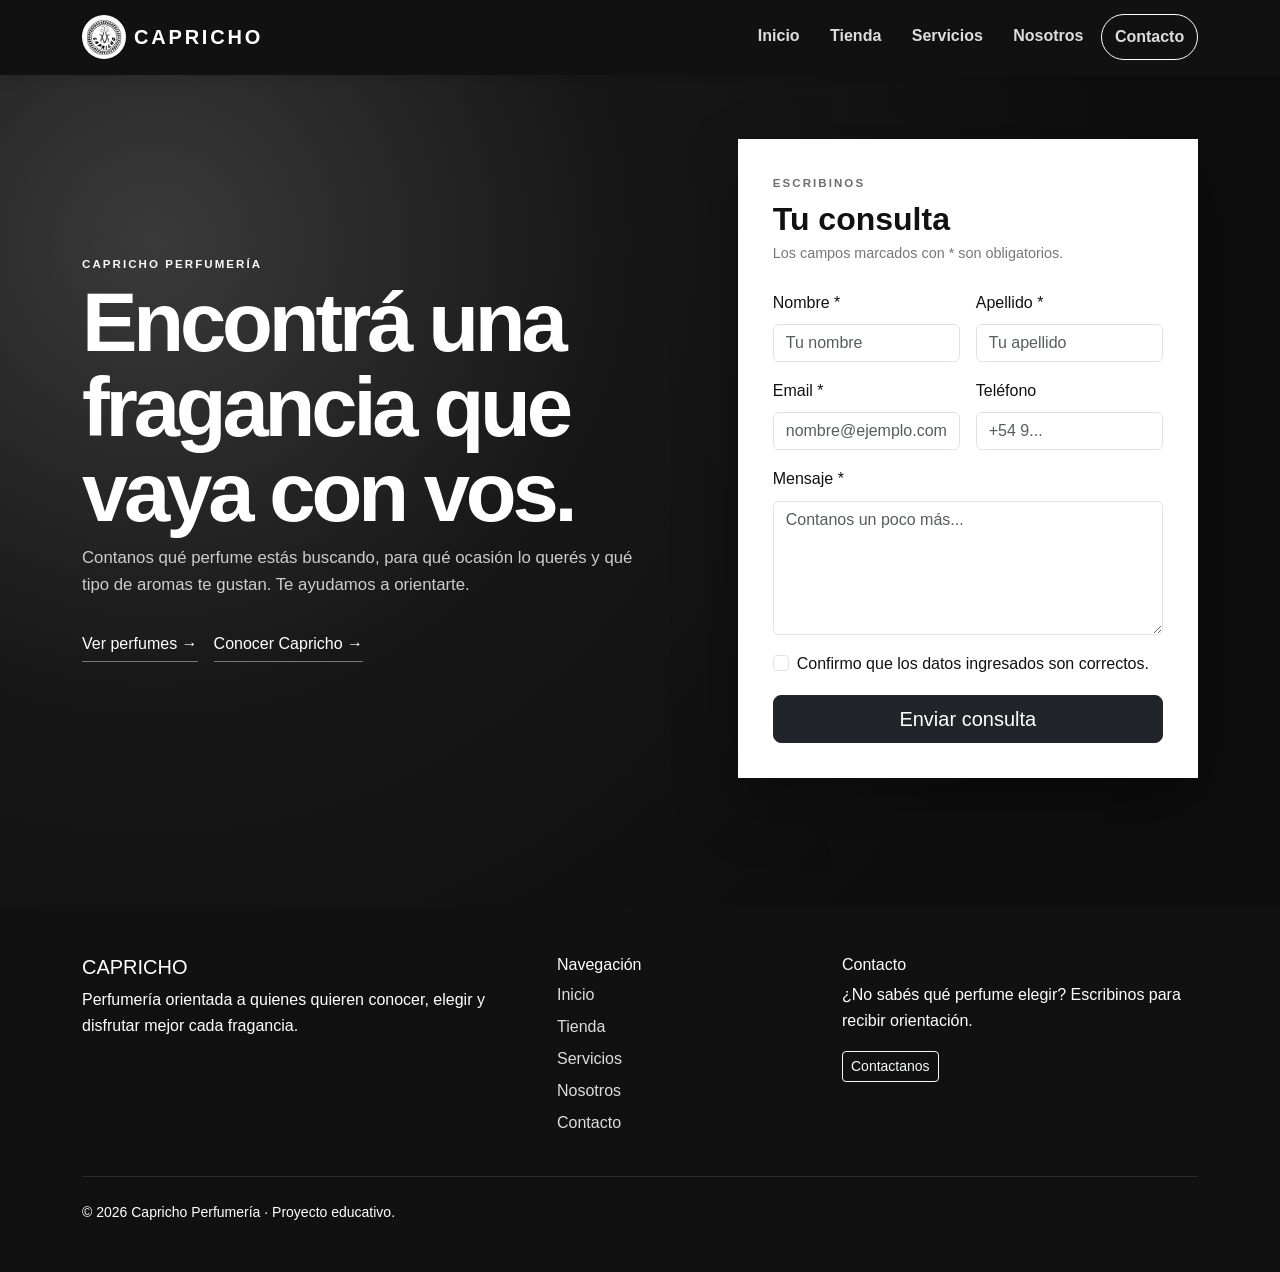
<file: contacto.html>
<!DOCTYPE html>
<html lang="es">
<head>
<title>Contacto | Capricho Perfumería</title>
<meta charset="UTF-8">
<meta name="viewport" content="width=device-width, initial-scale=1.0">
<meta name="description" content="Contactá a Capricho Perfumería para consultar sobre perfumes, recomendaciones y disponibilidad.">
<meta name="keywords" content="Capricho, contacto, perfumería, perfumes, fragancias">
<meta name="robots" content="index, follow">
<meta property="og:title" content="Contacto | Capricho Perfumería">
<meta property="og:description" content="Contactá a Capricho Perfumería para realizar tu consulta.">
<meta property="og:type" content="website">
<meta property="og:image" content="assets/logo.png">
<link rel="stylesheet" href="https://cdn.jsdelivr.net/npm/bootstrap@5.3.3/dist/css/bootstrap.min.css">
<link rel="stylesheet" href="css/styles.css">
<link rel="shortcut icon" href="./assets/logo.png" type="image/x-icon">
</head>
<body>

<header>
  <nav class="navbar navbar-expand-lg cap-navbar" aria-label="Navegación principal">
    <div class="container">
      <a class="navbar-brand d-flex align-items-center gap-2" href="index.html">
        <img src="assets/logo.png" alt="Logo principal de Capricho Perfumería" class="brand-logo">
        <span>CAPRICHO</span>
      </a>
      <button class="navbar-toggler custom-toggler" type="button" aria-label="Menú de navegación">
        <span class="navbar-toggler-icon"></span>
      </button>
      <div class="navbar-collapse">
        <ul class="navbar-nav ms-auto">
          <li class="nav-item"><a class="nav-link" href="index.html">Inicio</a></li>
          <li class="nav-item"><a class="nav-link" href="tienda.html">Tienda</a></li>
          <li class="nav-item"><a class="nav-link" href="servicios.html">Servicios</a></li>
          <li class="nav-item"><a class="nav-link" href="nosotros.html">Nosotros</a></li>
          <li class="nav-item"><a class="nav-link nav-contacto" href="contacto.html">Contacto</a></li>
        </ul>
      </div>
    </div>
  </nav>
</header>

<main class="contact-page">
  <section class="contact-hero">
    <div class="container">
      <div class="contact-intro">
        <p class="eyebrow text-light">CAPRICHO PERFUMERÍA</p>
        <h1>Encontrá una fragancia que vaya con vos.</h1>
        <p>Contanos qué perfume estás buscando, para qué ocasión lo querés y qué tipo de aromas te gustan. Te ayudamos a orientarte.</p>
        <div class="contact-mini-links">
          <a href="tienda.html">Ver perfumes →</a>
          <a href="nosotros.html">Conocer Capricho →</a>
        </div>
      </div>
      <div class="contact-form-wrap">
        <p class="eyebrow">ESCRIBINOS</p>
        <h2>Tu consulta</h2>
        <p class="form-subtitle">Los campos marcados con * son obligatorios.</p>
        <form action="#" method="post">
          <div class="row g-3">
            <div class="col-md-6">
              <label for="nombre" class="form-label">Nombre *</label>
              <input id="nombre" name="nombre" type="text" class="form-control" placeholder="Tu nombre" required>
            </div>
            <div class="col-md-6">
              <label for="apellido" class="form-label">Apellido *</label>
              <input id="apellido" name="apellido" type="text" class="form-control" placeholder="Tu apellido" required>
            </div>
            <div class="col-md-6">
              <label for="email" class="form-label">Email *</label>
              <input id="email" name="email" type="email" class="form-control" placeholder="nombre@ejemplo.com" required>
            </div>
            <div class="col-md-6">
              <label for="telefono" class="form-label">Teléfono</label>
              <input id="telefono" name="telefono" type="tel" class="form-control" placeholder="+54 9...">
            </div>
            <div class="col-12">
              <label for="mensaje" class="form-label">Mensaje *</label>
              <textarea id="mensaje" name="mensaje" class="form-control" rows="5" placeholder="Contanos un poco más..." required></textarea>
            </div>
            <div class="col-12">
              <div class="form-check">
                <input id="acepto" name="acepto" type="checkbox" class="form-check-input" required>
                <label for="acepto" class="form-check-label">Confirmo que los datos ingresados son correctos.</label>
              </div>
            </div>
            <div class="col-12">
              <button class="btn btn-dark btn-lg w-100" type="submit">Enviar consulta</button>
            </div>
          </div>
        </form>
      </div>
    </div>
  </section>
</main>

<footer class="site-footer">
  <div class="container py-5">
    <div class="row g-4">
      <div class="col-md-5">
        <h2 class="h5">CAPRICHO</h2>
        <p>Perfumería orientada a quienes quieren conocer, elegir y disfrutar mejor cada fragancia.</p>
      </div>
      <div class="col-md-3">
        <h2 class="h6">Navegación</h2>
        <ul class="list-unstyled footer-links">
          <li><a href="index.html">Inicio</a></li>
          <li><a href="tienda.html">Tienda</a></li>
          <li><a href="servicios.html">Servicios</a></li>
          <li><a href="nosotros.html">Nosotros</a></li>
          <li><a href="contacto.html">Contacto</a></li>
        </ul>
      </div>
      <div class="col-md-4">
        <h2 class="h6">Contacto</h2>
        <p>¿No sabés qué perfume elegir? Escribinos para recibir orientación.</p>
        <a href="contacto.html" class="btn btn-outline-light btn-sm">Contactanos</a>
      </div>
    </div>
    <hr class="border-secondary my-4">
    <p class="small mb-0">© 2026 Capricho Perfumería · Proyecto educativo.</p>
  </div>
</footer>

</body>
</html>
</file>
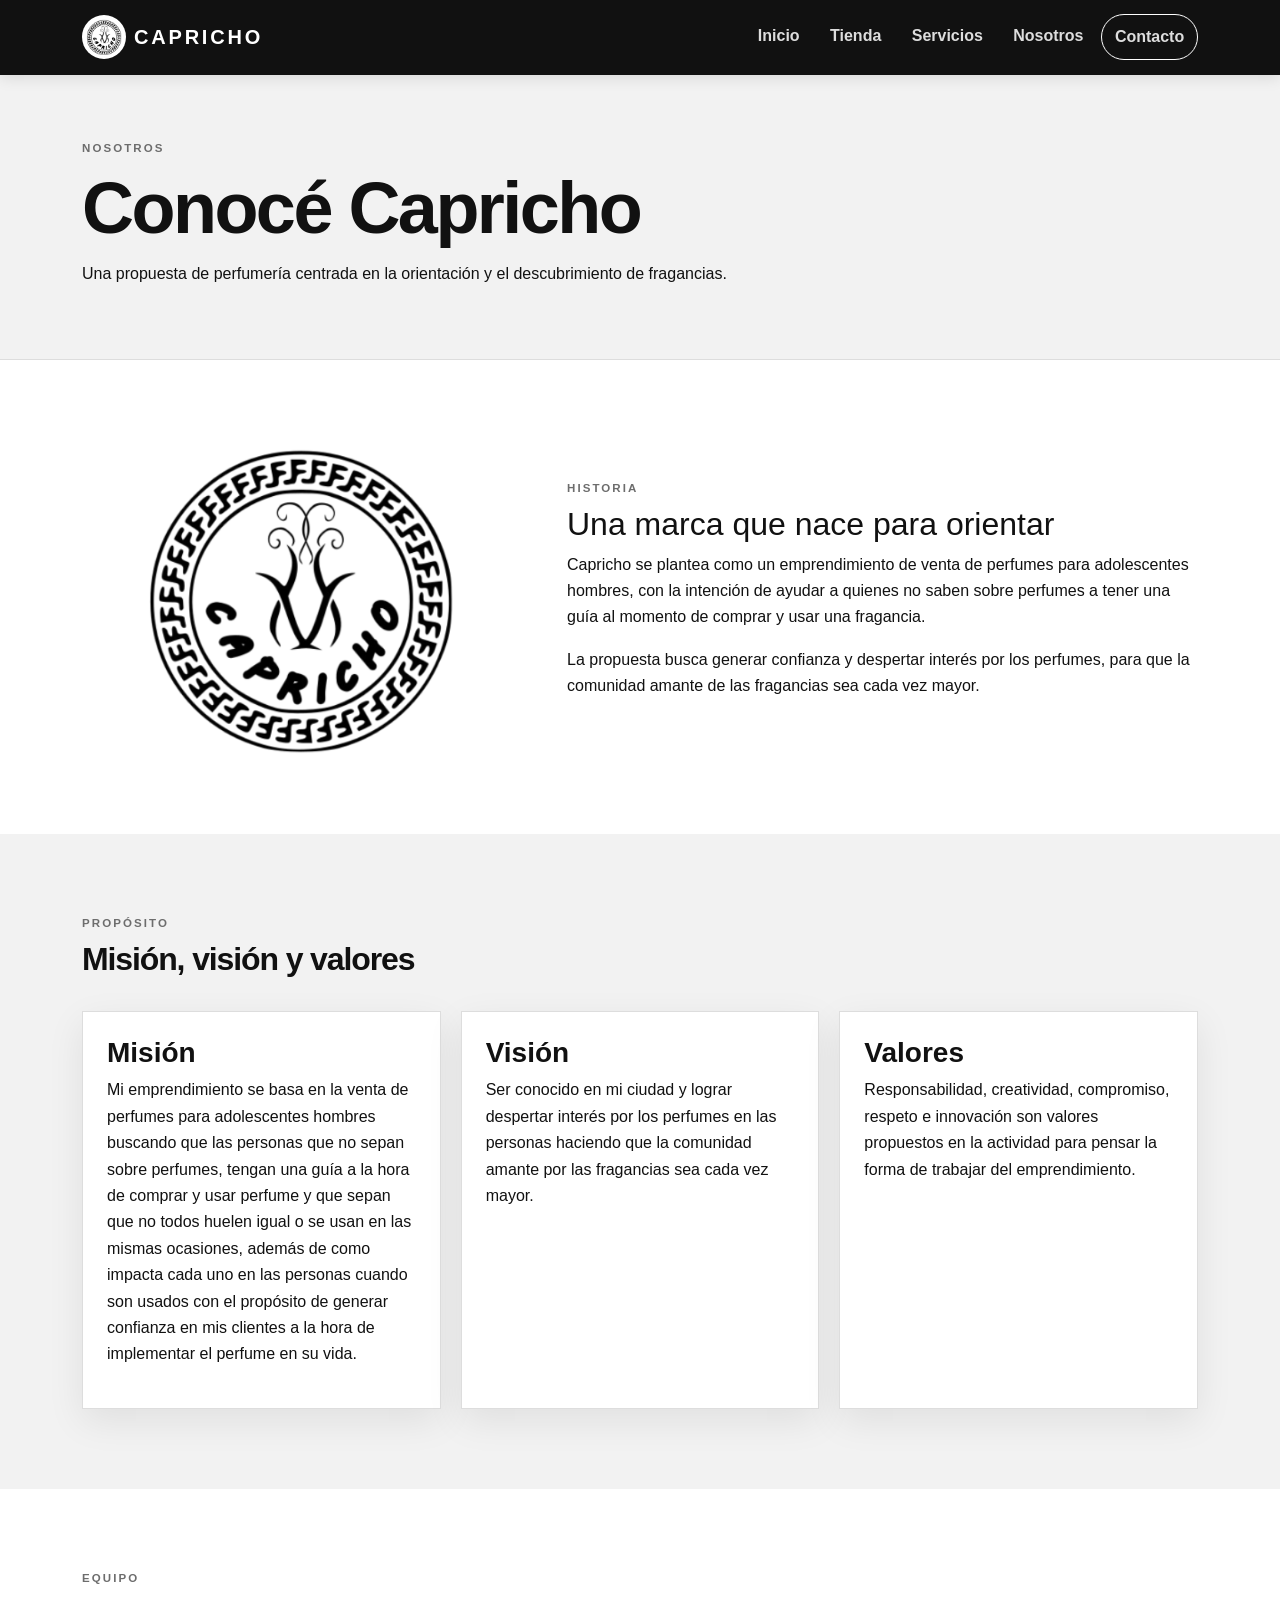
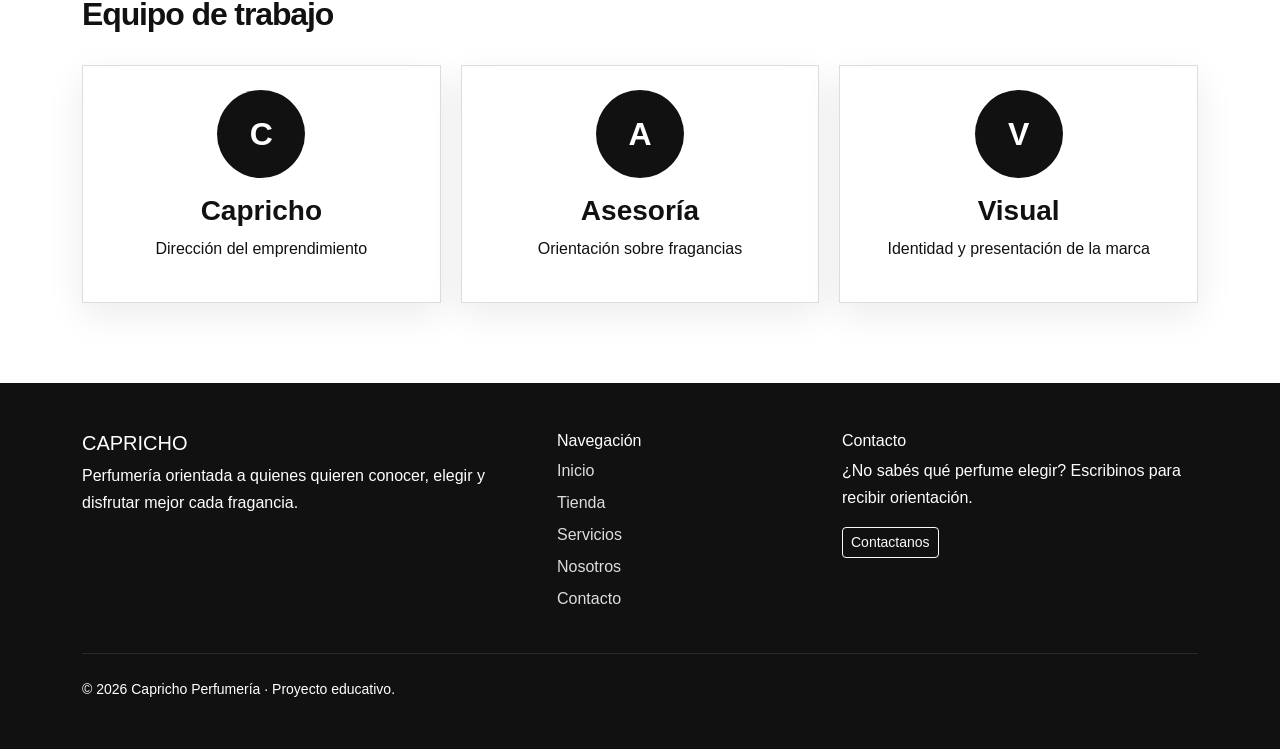
<file: nosotros.html>
<!DOCTYPE html>
<html lang="es">
<head>
<title>Nosotros | Capricho Perfumería</title>

<meta charset="UTF-8">
<meta name="viewport" content="width=device-width, initial-scale=1.0">
<meta name="description" content="Conocé la misión, visión y valores de Capricho Perfumería.">
<meta name="keywords" content="Capricho, perfumería, perfumes, fragancias, decants">
<meta name="robots" content="index, follow">
<meta property="og:title" content="Nosotros | Capricho Perfumería">
<meta property="og:description" content="Conocé la misión, visión y valores de Capricho Perfumería.">
<meta property="og:type" content="website">
<meta property="og:image" content="assets/logo.png">
<link rel="stylesheet" href="https://cdn.jsdelivr.net/npm/bootstrap@5.3.3/dist/css/bootstrap.min.css">
<link rel="stylesheet" href="css/styles.css">
<link rel="shortcut icon" href="./assets/logo.png" type="image/x-icon">
</head>
<body>

<header>
  <nav class="navbar navbar-expand-lg cap-navbar" aria-label="Navegación principal">
    <div class="container">
      <a class="navbar-brand d-flex align-items-center gap-2" href="index.html">
        <img src="assets/logo.png" alt="Logo principal de Capricho Perfumería" class="brand-logo">
        <span>CAPRICHO</span>
      </a>
      <button class="navbar-toggler custom-toggler" type="button" aria-label="Menú de navegación">
        <span class="navbar-toggler-icon"></span>
      </button>
      <div class="navbar-collapse">
        <ul class="navbar-nav ms-auto">
          <li class="nav-item"><a class="nav-link" href="index.html">Inicio</a></li>
          <li class="nav-item"><a class="nav-link" href="tienda.html">Tienda</a></li>
          <li class="nav-item"><a class="nav-link" href="servicios.html">Servicios</a></li>
          <li class="nav-item"><a class="nav-link" href="nosotros.html">Nosotros</a></li>
          <li class="nav-item"><a class="nav-link nav-contacto" href="contacto.html">Contacto</a></li>
        </ul>
      </div>
    </div>
  </nav>
</header>

<main>
<section class="page-header"><div class="container"><p class="eyebrow">NOSOTROS</p><h1>Conocé Capricho</h1><p>Una propuesta de perfumería centrada en la orientación y el descubrimiento de fragancias.</p></div></section>

<section class="section-space">
<div class="container">
<div class="row g-5 align-items-center">
<div class="col-lg-5"><img src="assets/logo.png" alt="Logo principal de Capricho Perfumería" class="about-logo"></div>
<div class="col-lg-7"><p class="eyebrow">HISTORIA</p><h2>Una marca que nace para orientar</h2><p>Capricho se plantea como un emprendimiento de venta de perfumes para adolescentes hombres, con la intención de ayudar a quienes no saben sobre perfumes a tener una guía al momento de comprar y usar una fragancia.</p><p>La propuesta busca generar confianza y despertar interés por los perfumes, para que la comunidad amante de las fragancias sea cada vez mayor.</p></div>
</div>
</div>
</section>

<section class="section-soft section-space">
<div class="container">
<div class="section-heading"><p class="eyebrow">PROPÓSITO</p><h2>Misión, visión y valores</h2></div>
<div class="mission-grid">
<article class="info-card"><h3>Misión</h3><p>Mi emprendimiento se basa en la venta de perfumes para adolescentes hombres buscando que las personas que no sepan sobre perfumes, tengan una guía a la hora de comprar y usar perfume y que sepan que no todos huelen igual o se usan en las mismas ocasiones, además de como impacta cada uno en las personas cuando son usados con el propósito de generar confianza en mis clientes a la hora de implementar el perfume en su vida.</p></article>
<article class="info-card"><h3>Visión</h3><p>Ser conocido en mi ciudad y lograr despertar interés por los perfumes en las personas haciendo que la comunidad amante por las fragancias sea cada vez mayor.</p></article>
<article class="info-card"><h3>Valores</h3><p>Responsabilidad, creatividad, compromiso, respeto e innovación son valores propuestos en la actividad para pensar la forma de trabajar del emprendimiento.</p></article>
</div>
</div>
</section>

<section class="section-space">
<div class="container">
<div class="section-heading"><p class="eyebrow">EQUIPO</p><h2>Equipo de trabajo</h2></div>
<div class="team-grid">
<article class="team-card"><div class="avatar">C</div><h3>Capricho</h3><p>Dirección del emprendimiento</p></article>
<article class="team-card"><div class="avatar">A</div><h3>Asesoría</h3><p>Orientación sobre fragancias</p></article>
<article class="team-card"><div class="avatar">V</div><h3>Visual</h3><p>Identidad y presentación de la marca</p></article>
</div>
</div>
</section>
</main>

<footer class="site-footer">
  <div class="container py-5">
    <div class="row g-4">
      <div class="col-md-5">
        <h2 class="h5">CAPRICHO</h2>
        <p>Perfumería orientada a quienes quieren conocer, elegir y disfrutar mejor cada fragancia.</p>
      </div>
      <div class="col-md-3">
        <h2 class="h6">Navegación</h2>
        <ul class="list-unstyled footer-links">
          <li><a href="index.html">Inicio</a></li>
          <li><a href="tienda.html">Tienda</a></li>
          <li><a href="servicios.html">Servicios</a></li>
          <li><a href="nosotros.html">Nosotros</a></li>
          <li><a href="contacto.html">Contacto</a></li>
        </ul>
      </div>
      <div class="col-md-4">
        <h2 class="h6">Contacto</h2>
        <p>¿No sabés qué perfume elegir? Escribinos para recibir orientación.</p>
        <a href="contacto.html" class="btn btn-outline-light btn-sm">Contactanos</a>
      </div>
    </div>
    <hr class="border-secondary my-4">
    <p class="small mb-0">© 2026 Capricho Perfumería · Proyecto educativo.</p>
  </div>
</footer>

</body>
</html>
</file>
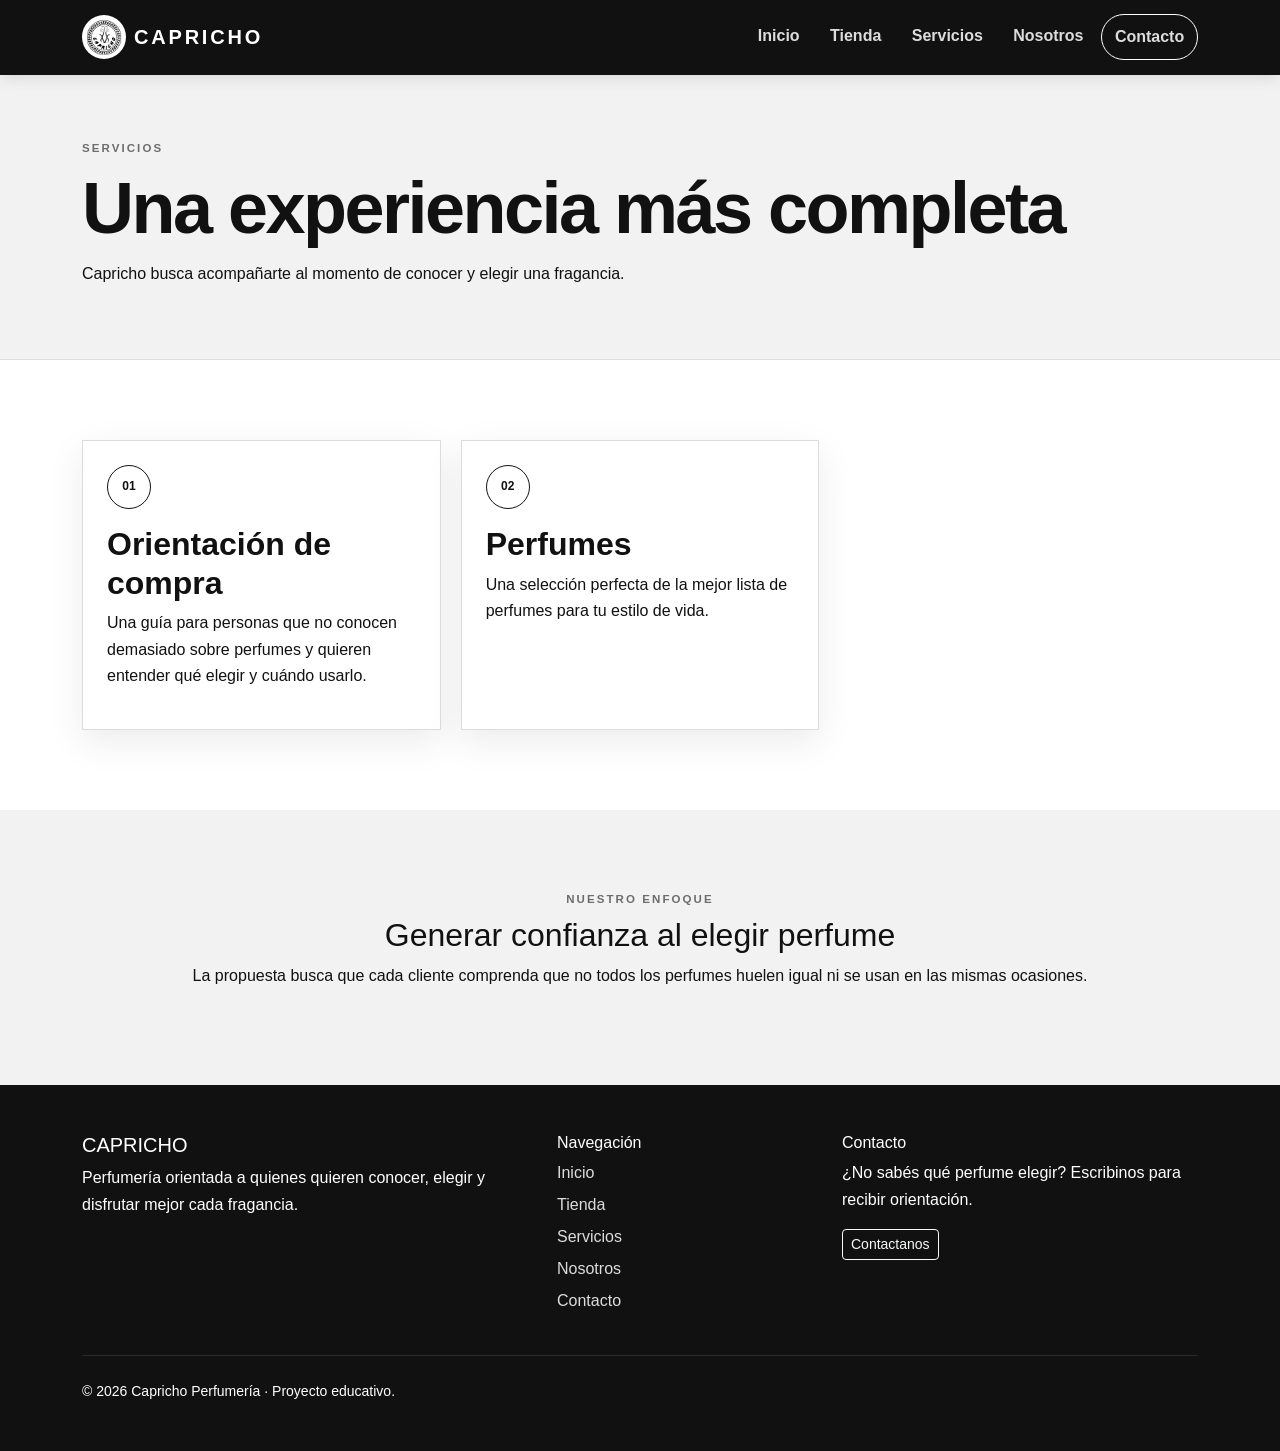
<file: servicios.html>
<!DOCTYPE html>
<html lang="es">
<head>
<title>Servicios | Capricho Perfumería</title>

<meta charset="UTF-8">
<meta name="viewport" content="width=device-width, initial-scale=1.0">
<meta name="description" content="Servicios de Capricho: orientación para elegir perfumes, decants y propuestas de presentación.">
<meta name="keywords" content="Capricho, perfumería, perfumes, fragancias, decants">
<meta name="robots" content="index, follow">
<meta property="og:title" content="Servicios | Capricho Perfumería">
<meta property="og:description" content="Servicios de Capricho: orientación para elegir perfumes, decants y propuestas de presentación.">
<meta property="og:type" content="website">
<meta property="og:image" content="assets/logo.png">
<link rel="stylesheet" href="https://cdn.jsdelivr.net/npm/bootstrap@5.3.3/dist/css/bootstrap.min.css">
<link rel="stylesheet" href="css/styles.css">
<link rel="shortcut icon" href="./assets/logo.png" type="image/x-icon">
</head>
<body>

<header>
  <nav class="navbar navbar-expand-lg cap-navbar" aria-label="Navegación principal">
    <div class="container">
      <a class="navbar-brand d-flex align-items-center gap-2" href="index.html">
        <img src="assets/logo.png" alt="Logo principal de Capricho Perfumería" class="brand-logo">
        <span>CAPRICHO</span>
      </a>
      <button class="navbar-toggler custom-toggler" type="button" aria-label="Menú de navegación">
        <span class="navbar-toggler-icon"></span>
      </button>
      <div class="navbar-collapse">
        <ul class="navbar-nav ms-auto">
          <li class="nav-item"><a class="nav-link" href="index.html">Inicio</a></li>
          <li class="nav-item"><a class="nav-link" href="tienda.html">Tienda</a></li>
          <li class="nav-item"><a class="nav-link" href="servicios.html">Servicios</a></li>
          <li class="nav-item"><a class="nav-link" href="nosotros.html">Nosotros</a></li>
          <li class="nav-item"><a class="nav-link nav-contacto" href="contacto.html">Contacto</a></li>
        </ul>
      </div>
    </div>
  </nav>
</header>

<main>
<section class="page-header"><div class="container"><p class="eyebrow">SERVICIOS</p><h1>Una experiencia más completa</h1><p>Capricho busca acompañarte al momento de conocer y elegir una fragancia.</p></div></section>
<section class="section-space">
<div class="container">
<div class="service-grid service-grid-wide">
<article class="service-feature"><span class="number">01</span><h2>Orientación de compra</h2><p>Una guía para personas que no conocen demasiado sobre perfumes y quieren entender qué elegir y cuándo usarlo.</p></article>
<article class="service-feature"><span class="number">02</span><h2>Perfumes</h2><p>Una selección perfecta de la mejor lista de perfumes para tu estilo de vida.</p></article>
</div>
</div>
</section>
<section class="section-soft section-space"><div class="container text-center"><p class="eyebrow">NUESTRO ENFOQUE</p><h2>Generar confianza al elegir perfume</h2><p class="narrow-copy mx-auto">La propuesta busca que cada cliente comprenda que no todos los perfumes huelen igual ni se usan en las mismas ocasiones.</p></div></section>
</main>

<footer class="site-footer">
  <div class="container py-5">
    <div class="row g-4">
      <div class="col-md-5">
        <h2 class="h5">CAPRICHO</h2>
        <p>Perfumería orientada a quienes quieren conocer, elegir y disfrutar mejor cada fragancia.</p>
      </div>
      <div class="col-md-3">
        <h2 class="h6">Navegación</h2>
        <ul class="list-unstyled footer-links">
          <li><a href="index.html">Inicio</a></li>
          <li><a href="tienda.html">Tienda</a></li>
          <li><a href="servicios.html">Servicios</a></li>
          <li><a href="nosotros.html">Nosotros</a></li>
          <li><a href="contacto.html">Contacto</a></li>
        </ul>
      </div>
      <div class="col-md-4">
        <h2 class="h6">Contacto</h2>
        <p>¿No sabés qué perfume elegir? Escribinos para recibir orientación.</p>
        <a href="contacto.html" class="btn btn-outline-light btn-sm">Contactanos</a>
      </div>
    </div>
    <hr class="border-secondary my-4">
    <p class="small mb-0">© 2026 Capricho Perfumería · Proyecto educativo.</p>
  </div>
</footer>

</body>
</html>
</file>
<file: css/styles.css>
/* ===== VARIABLES ===== */

:root {
    --black: #111;
    --gray: #6d6d6d;
    --light: #f2f2f2;
    --white: #fff;
    --border: #ddd;
    --shadow: 0 12px 35px rgba(0, 0, 0, .08);
}


/* ===== GENERAL ===== */

* {
    box-sizing: border-box;
}

html {
    scroll-behavior: smooth;
}

body {
    margin: 0;
    font-family: Arial, Helvetica, sans-serif;
    color: var(--black);
    background: #fff;
    line-height: 1.65;
    overflow-x: hidden;
}

img {
    max-width: 100%;
    height: auto;
}

a {
    color: inherit;
}


/* ===== NAVBAR ===== */

.cap-navbar {
    background: var(--black);
    padding: .65rem 0;
    box-shadow: 0 2px 15px rgba(0, 0, 0, .12);
}

.brand-logo {
    width: 44px;
    height: 44px;
    object-fit: contain;
    background: #fff;
    border-radius: 50%;
    padding: 2px;
}

.navbar-brand {
    color: #fff !important;
    font-weight: 800;
    letter-spacing: .14em;
}

.navbar-collapse {
    display: block;
}

.navbar-nav {
    display: flex;
    flex-direction: row;
    justify-content: flex-end;
    gap: .3rem;
}

.nav-link {
    color: #ddd !important;
    font-weight: 600;
    padding: .55rem .8rem !important;
}

.nav-link:hover,
.nav-link:focus {
    color: #fff !important;
}

.nav-contacto {
    border: 1px solid #fff;
    border-radius: 999px;
}

.custom-toggler {
    display: none;
}


/* ===== HERO / INICIO ===== */

.hero {
    background: linear-gradient(135deg, #f4f4f4, #fff);
    padding: 4rem 0;
}

.hero .container {
    display: grid;
    grid-template-columns: 1fr;
    gap: 2rem;
    align-items: center;
}

.hero-content h1 {
    font-size: clamp(2.7rem, 8vw, 5.5rem);
    line-height: 1.02;
    font-weight: 800;
    letter-spacing: -.05em;
    margin: .5rem 0 1.2rem;
}

.hero-content h1 span {
    color: #555;
}

.hero-content > p:not(.eyebrow) {
    max-width: 680px;
    font-size: 1.1rem;
    color: #555;
}

.hero-actions {
    display: flex;
    flex-wrap: wrap;
    gap: .75rem;
    margin-top: 1.5rem;
}

.hero-logo-wrap {
    display: grid;
    place-items: center;
    min-height: 270px;
}

.hero-logo {
    width: min(70vw, 330px);
    filter: drop-shadow(0 15px 25px rgba(0, 0, 0, .12));
}


/* ===== SECCIONES Y TÍTULOS ===== */

.section-space {
    padding: 4rem 0;
}

.section-soft {
    background: var(--light);
}

.eyebrow {
    font-size: .72rem;
    letter-spacing: .18em;
    font-weight: 800;
    color: var(--gray);
    margin-bottom: .45rem;
}

.section-heading {
    margin-bottom: 2rem;
}

.section-heading h2,
.page-header h1 {
    font-weight: 800;
    letter-spacing: -.035em;
}

.page-header {
    background: var(--light);
    padding: 4rem 0 3.5rem;
    border-bottom: 1px solid var(--border);
}

.page-header h1 {
    font-size: clamp(2.4rem, 7vw, 4.5rem);
    margin-bottom: .6rem;
}


/* ===== TARJETAS ===== */

.service-grid,
.product-grid,
.mission-grid,
.team-grid {
    display: grid;
    gap: 1.25rem;
}

.service-grid,
.mission-grid,
.team-grid {
    grid-template-columns: 1fr;
}

.product-grid {
    grid-template-columns: 1fr;
}

.info-card,
.service-feature,
.product-card,
.team-card {
    background: #fff;
    border: 1px solid var(--border);
    box-shadow: var(--shadow);
}

.info-card,
.service-feature,
.team-card {
    padding: 1.5rem;
}

.info-card h3,
.service-feature h2,
.team-card h3 {
    font-weight: 750;
}

.number {
    display: inline-grid;
    width: 44px;
    height: 44px;
    border: 1px solid var(--black);
    border-radius: 50%;
    place-items: center;
    font-size: .75rem;
    font-weight: 800;
    margin-bottom: 1rem;
}


/* ===== PRODUCTOS ===== */

.product-card {
    overflow: hidden;
    transition: transform .2s ease, box-shadow .2s ease;
}

.product-card:hover {
    transform: translateY(-4px);
    box-shadow: 0 18px 45px rgba(0, 0, 0, .12);
}

.bottle {
    height: 210px;
    display: grid;
    place-items: center;
    font-size: 1rem;
    letter-spacing: .2em;
    font-weight: 800;
}

.bottle-dark {
    background: linear-gradient(145deg, #090909, #333);
    color: #fff;
}

.bottle-light {
    background: linear-gradient(145deg, #eee, #fff);
    color: #111;
}

.bottle-gray {
    background: linear-gradient(145deg, #888, #ccc);
    color: #fff;
}

.badge-light {
    background: #eee;
    color: #111;
}

.filter-panel {
    border: 1px solid var(--border);
    padding: 1.25rem;
    background: #fafafa;
}

.filter-buttons {
    display: flex;
    flex-wrap: wrap;
    gap: .5rem;
    margin: 1rem 0;
}


/* ===== PERFUMES DE DISEÑADOR ===== */

.designer-grid {
    align-items: stretch;
}

.designer-card {
    display: flex;
    flex-direction: column;
    overflow: hidden;
}

.designer-image {
    height: 300px;
    background: #f4f4f4;
    display: flex;
    align-items: center;
    justify-content: center;
    overflow: hidden;
}

.designer-image img {
    width: 100%;
    height: 100%;
    object-fit: cover;
    display: block;
}

.designer-card h2,
.designer-card h3 {
    font-weight: 800;
    letter-spacing: -.02em;
}

.brand-name {
    font-size: .7rem;
    letter-spacing: .16em;
    font-weight: 800;
    color: #777;
    margin-bottom: .35rem;
}

.catalog-note {
    padding: 1.5rem;
    border-left: 4px solid #111;
    background: #f4f4f4;
}

.image-credits {
    color: #777;
    border-top: 1px solid #ddd;
    padding-top: 1rem;
}


/* ===== NOSOTROS ===== */

.about-logo {
    display: block;
    width: min(100%, 350px);
    margin: auto;
}

.team-card {
    text-align: center;
}

.avatar {
    width: 88px;
    height: 88px;
    border-radius: 50%;
    display: grid;
    place-items: center;
    background: var(--black);
    color: #fff;
    font-size: 2rem;
    font-weight: 800;
    margin: 0 auto 1rem;
}


/* ===== CONTACTO ===== */

.contact-page {
    background: #111;
}

.contact-hero {
    min-height: calc(100vh - 68px);
    padding: 2rem 0 3rem;
    background: radial-gradient(
        circle at 12% 20%,
        #3a3a3a 0,
        #171717 35%,
        #0d0d0d 75%
    );
}

.contact-hero > .container {
    display: grid;
    grid-template-columns: 1fr;
    gap: 2rem;
    align-items: center;
}

.contact-intro {
    color: #fff;
    padding: 1rem 0;
}

.contact-intro h1 {
    font-size: clamp(2.7rem, 8vw, 5.2rem);
    line-height: 1.02;
    font-weight: 800;
    letter-spacing: -.05em;
    max-width: 700px;
}

.contact-intro > p:not(.eyebrow) {
    max-width: 600px;
    color: #ccc;
    font-size: 1.05rem;
}

.contact-mini-links {
    display: flex;
    flex-wrap: wrap;
    gap: 1rem;
    margin-top: 2rem;
}

.contact-mini-links a {
    color: #fff;
    text-decoration: none;
    border-bottom: 1px solid #777;
    padding-bottom: .25rem;
}

.contact-form-wrap {
    background: #fff;
    padding: 1.5rem;
    box-shadow: 0 25px 60px rgba(0, 0, 0, .3);
}

.contact-form-wrap h2 {
    font-weight: 800;
    font-size: 2rem;
    margin-bottom: .2rem;
}

.form-subtitle {
    color: #777;
    font-size: .9rem;
    margin-bottom: 1.5rem;
}

.contact-form {
    border: 1px solid var(--border);
    padding: 1.25rem;
    background: #fff;
    box-shadow: var(--shadow);
}

.contact-aside {
    padding: 1.5rem;
    background: var(--black);
    color: #fff;
    box-shadow: var(--shadow);
}

.support-box {
    border-top: 1px solid #444;
    padding: 1rem 0;
    display: flex;
    flex-direction: column;
    gap: .15rem;
}

.support-box a {
    color: #fff;
    font-weight: 700;
}


/* ===== FOOTER ===== */

.site-footer {
    background: var(--black);
    color: #fff;
}

.footer-links {
    display: grid;
    gap: .35rem;
}

.footer-links a {
    text-decoration: none;
    color: #ddd;
}

.footer-links a:hover {
    color: #fff;
}


/* ===== TABLETS ===== */

@media (min-width: 576px) {

    .product-grid {
        grid-template-columns: repeat(2, minmax(0, 1fr));
    }

    .service-grid,
    .mission-grid {
        grid-template-columns: repeat(2, minmax(0, 1fr));
    }

    .team-grid {
        grid-template-columns: repeat(2, minmax(0, 1fr));
    }

    .contact-form {
        padding: 2rem;
    }
}


/* ===== PANTALLAS MEDIANAS ===== */

@media (min-width: 768px) {

    .hero {
        padding: 5rem 0;
    }

    .hero .container {
        grid-template-columns: 1.2fr .8fr;
    }

    .hero-logo-wrap {
        min-height: 420px;
    }

    .section-space {
        padding: 5rem 0;
    }

    .service-grid-wide {
        grid-template-columns: repeat(3, minmax(0, 1fr));
    }

    .team-grid {
        grid-template-columns: repeat(3, minmax(0, 1fr));
    }

    .designer-image {
        height: 330px;
    }

    .contact-hero {
        padding: 4rem 0;
    }

    .contact-hero > .container {
        grid-template-columns: minmax(0, 1fr) minmax(420px, .8fr);
        gap: 5rem;
    }

    .contact-form-wrap {
        padding: 2.2rem;
    }
}


/* ===== PANTALLAS GRANDES ===== */

@media (min-width: 992px) {

    .product-grid {
        grid-template-columns: repeat(3, minmax(0, 1fr));
    }

    .mission-grid {
        grid-template-columns: repeat(3, minmax(0, 1fr));
    }

    .designer-image {
        height: 360px;
    }
}

@media (min-width: 1200px) {

    .product-grid {
        grid-template-columns: repeat(4, minmax(0, 1fr));
    }
}


/* ===== CELULARES ===== */

@media (max-width: 767px) {

    .cap-navbar .container {
        flex-wrap: wrap;
    }

    .custom-toggler {
        display: block;
        margin-left: auto;
    }

    .navbar-collapse {
        width: 100%;
        margin-top: .5rem;
    }

    .navbar-nav {
        flex-direction: column;
        align-items: stretch;
    }

    .nav-link {
        padding: .6rem .4rem !important;
    }

    .nav-contacto {
        border: 0;
        border-radius: 0;
    }
}
</file>
